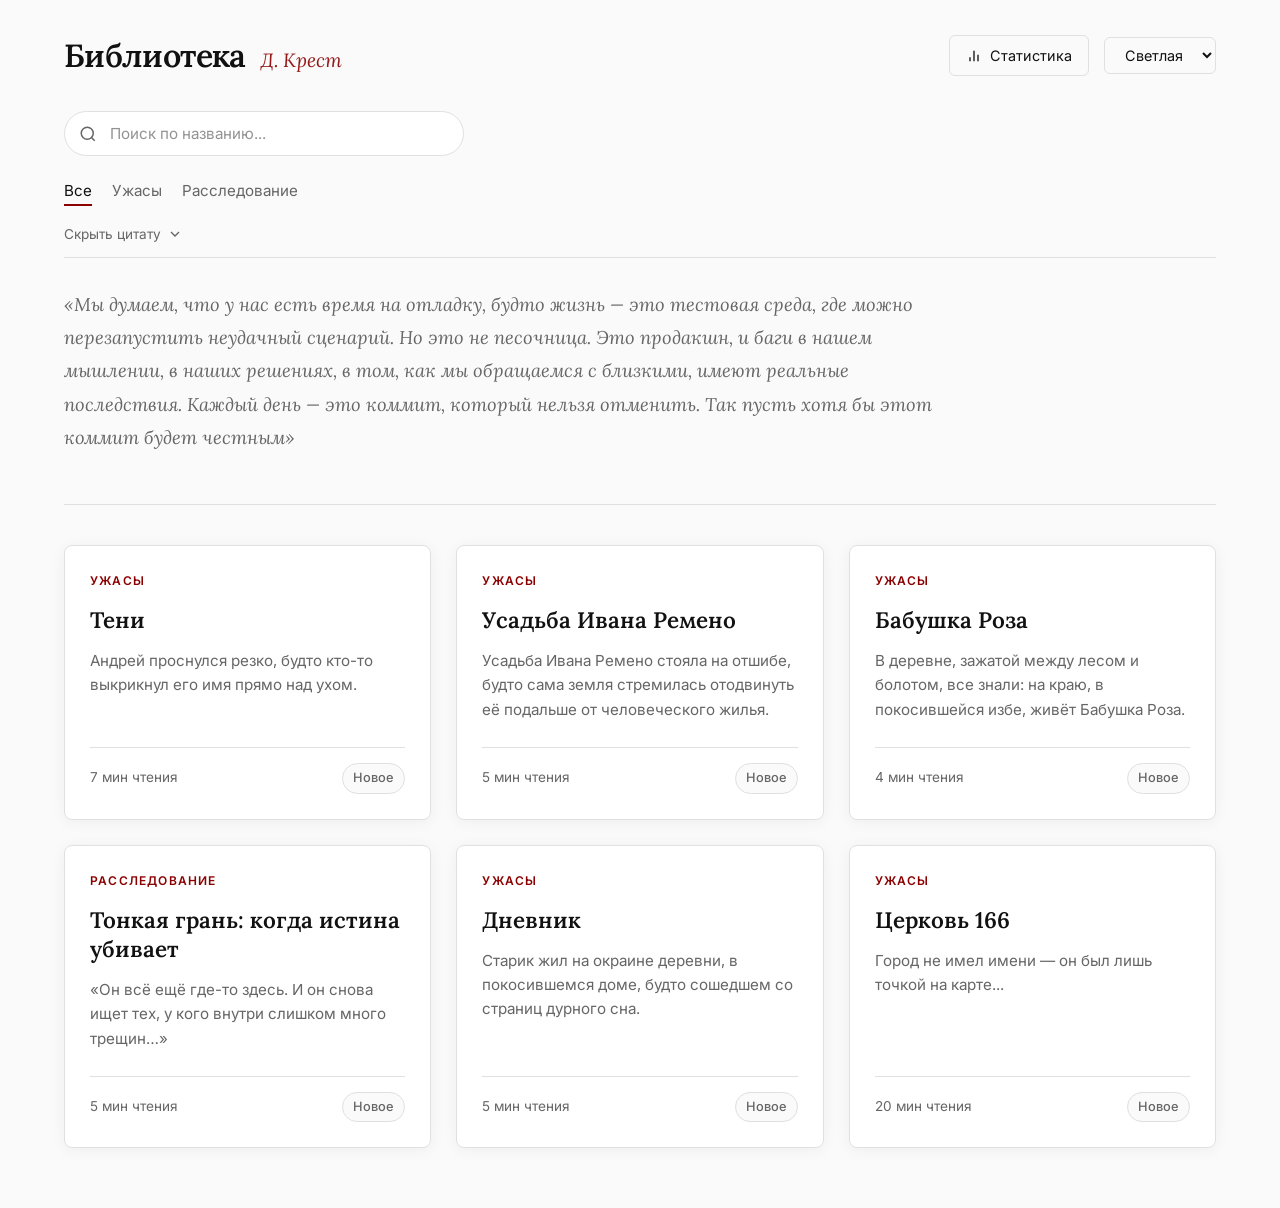
<file: index.html>
<!DOCTYPE html>
<html lang="ru">
<head>
    <meta charset="UTF-8">
    <meta name="viewport" content="width=device-width, initial-scale=1.0">
    <title>Библиотека — Д. Крест</title>
    
    <link rel="preconnect" href="https://fonts.googleapis.com">
    <link rel="preconnect" href="https://fonts.gstatic.com" crossorigin>
    <link href="https://fonts.googleapis.com/css2?family=Inter:wght@400;500;600;700&family=Lora:ital,wght@0,400;0,600;1,400&display=swap" rel="stylesheet">
    
    <link rel="stylesheet" href="style.css">
</head>
<body>
    <div class="container">
        <header>
            <div class="header-top">
                <div class="header-brand">
                    <h1>Библиотека</h1>
                    <span class="author-pseudonym">Д. Крест</span>
                    
                </div>
                <div class="header-controls">
                    <a href="stats.html" class="btn" style="text-decoration: none; display: flex; align-items: center; gap: 8px;">
                        <svg width="16" height="16" viewBox="0 0 24 24" fill="none" stroke="currentColor" stroke-width="2"><path d="M18 20V10"></path><path d="M12 20V4"></path><path d="M6 20v-6"></path></svg>
                        Статистика
                    </a>
                    <select id="theme-selector" class="btn">
                        <option value="light">Светлая</option>
                        <option value="dark">Темная</option>
                        <option value="sepia">Сепия</option>
                    </select>
                </div>
            </div>
            
            <div class="search-wrapper">
                <svg width="18" height="18" viewBox="0 0 24 24" fill="none" stroke="currentColor" stroke-width="2"><circle cx="11" cy="11" r="8"></circle><line x1="21" y1="21" x2="16.65" y2="16.65"></line></svg>
                <input type="text" id="search-input" placeholder="Поиск по названию...">
            </div>

            <nav class="filters" id="filters-container"></nav>

            <div class="hero-quote-wrapper">
                <button id="toggle-quote-btn" class="toggle-quote-btn">
                    <span id="quote-toggle-text">Скрыть цитату</span>
                    <svg width="16" height="16" viewBox="0 0 24 24" fill="none" stroke="currentColor" stroke-width="2" class="quote-chevron"><polyline points="6 9 12 15 18 9"></polyline></svg>
                </button>
                <div class="hero-quote" id="hero-quote">
                    <p>«Мы думаем, что у нас есть время на отладку, будто жизнь — это тестовая среда, где можно перезапустить неудачный сценарий. Но это не песочница. Это продакшн, и баги в нашем мышлении, в наших решениях, в том, как мы обращаемся с близкими, имеют реальные последствия. Каждый день — это коммит, который нельзя отменить. Так пусть хотя бы этот коммит будет честным»</p>
                </div>
            </div>
        </header>

        <!-- ВАЖНО: Именно сюда скрипт вставляет карточки. ID должен быть именно stories-grid -->
        <main class="grid" id="stories-grid"></main>
    </div>

    <!-- Кнопка наверх -->
    <button id="scroll-to-top-btn" class="scroll-top-btn" title="Вернуться наверх">
        <svg width="20" height="20" viewBox="0 0 24 24" fill="none" stroke="currentColor" stroke-width="2.5" stroke-linecap="round" stroke-linejoin="round"><polyline points="18 15 12 9 6 15"></polyline></svg>
    </button>

    <!-- ВАЖНО: Скрипты должны подключаться именно в таком порядке и именно перед закрытием body -->
    <script src="data.js"></script>
    <script src="app.js"></script>
</body>
</html>
</file>
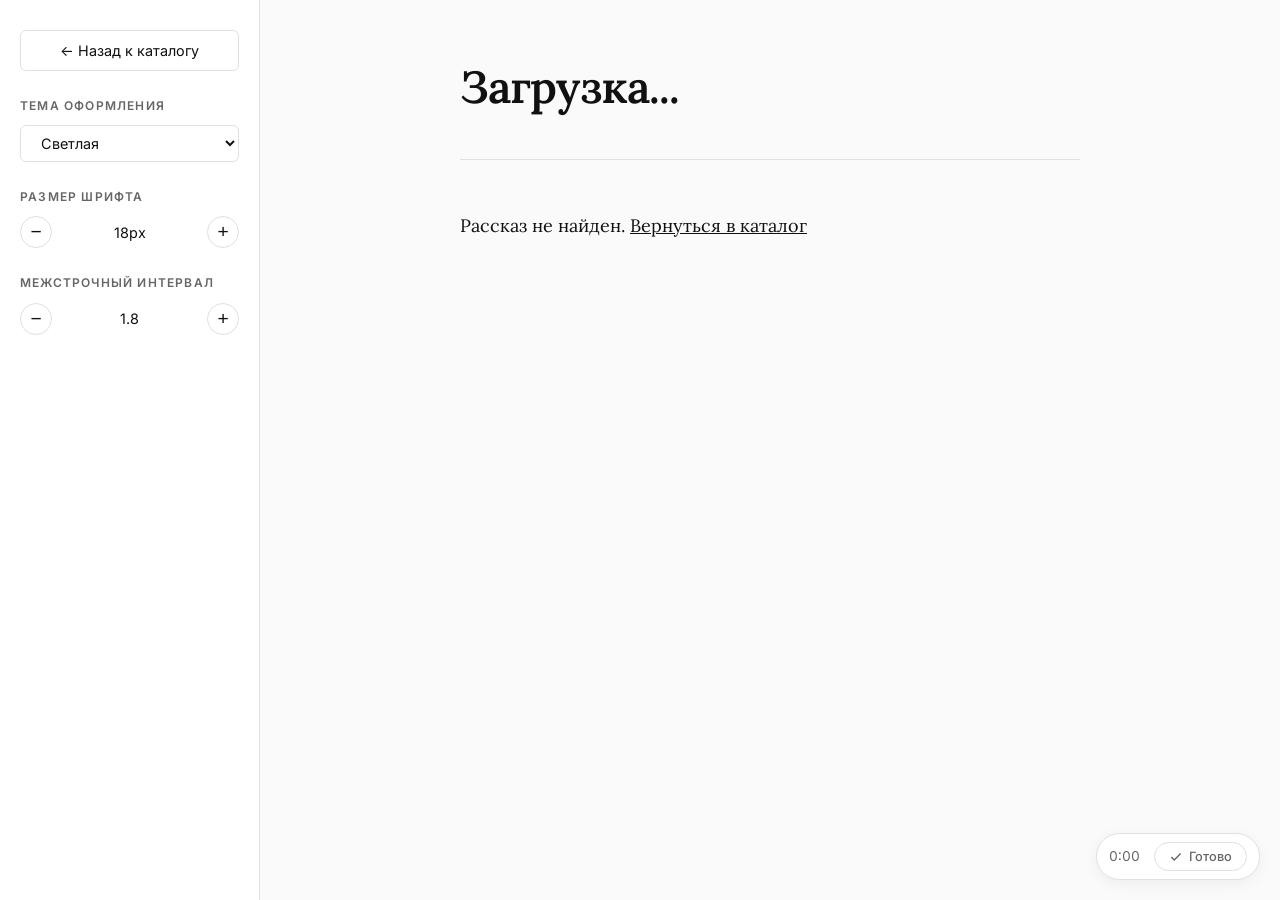
<file: reader.html>
<!DOCTYPE html>
<html lang="ru">
<head>
    <meta charset="UTF-8">
    <meta name="viewport" content="width=device-width, initial-scale=1.0">
    <title>Чтение — Портфолио рассказов</title>
    
    <link rel="preconnect" href="https://fonts.googleapis.com">
    <link rel="preconnect" href="https://fonts.gstatic.com" crossorigin>
    <link href="https://fonts.googleapis.com/css2?family=Inter:wght@400;500;600;700&family=Lora:ital,wght@0,400;0,600;1,400&display=swap" rel="stylesheet">
    
    <link rel="stylesheet" href="style.css">
</head>
<body>
    <!-- Полоска прогресса чтения (в самом верху) -->
    <div id="reading-progress-bar"></div>

    <div class="reader-layout">
        <!-- Боковая панель настроек -->
        <aside class="reader-sidebar">
            <a href="index.html" class="btn" style="text-decoration: none; text-align: center;">← Назад к каталогу</a>
            
            <div class="setting-group">
                <div class="setting-label">Тема оформления</div>
                <select id="reader-theme" class="btn" style="width: 100%;">
                    <option value="light">Светлая</option>
                    <option value="dark">Темная</option>
                    <option value="sepia">Сепия</option>
                </select>
            </div>

            <div class="setting-group">
                <div class="setting-label">Размер шрифта</div>
                <div class="control-row">
                    <button class="btn-circle" id="font-decrease">−</button>
                    <span id="font-size-value" class="control-value">18px</span>
                    <button class="btn-circle" id="font-increase">+</button>
                </div>
            </div>

            <div class="setting-group">
                <div class="setting-label">Межстрочный интервал</div>
                <div class="control-row">
                    <button class="btn-circle" id="line-decrease">−</button>
                    <span id="line-height-value" class="control-value">1.8</span>
                    <button class="btn-circle" id="line-increase">+</button>
                </div>
            </div>
        </aside>

        <!-- Область текста -->
        <main class="reader-content">
            <h1 class="reader-title" id="r-title">Загрузка...</h1>
            <div class="reader-meta" id="r-meta"></div>
            <div class="reader-text" id="r-body"></div>
        </main>
    </div>

    <!-- ТАЙМЕР И КНОПКА: Обязательно лежат прямо внутри <body>, вне других контейнеров! -->
    <div id="finish-read-container">
        <span id="timer-display" class="timer-text">0:00</span>
        <button id="btn-finish-read">
            <svg width="14" height="14" viewBox="0 0 24 24" fill="none" stroke="currentColor" stroke-width="2.5"><polyline points="20 6 9 17 4 12"></polyline></svg>
            Готово
        </button>
    </div>

    <script src="data.js"></script>
    <script src="reader.js"></script>
</body>
</html>
</file>
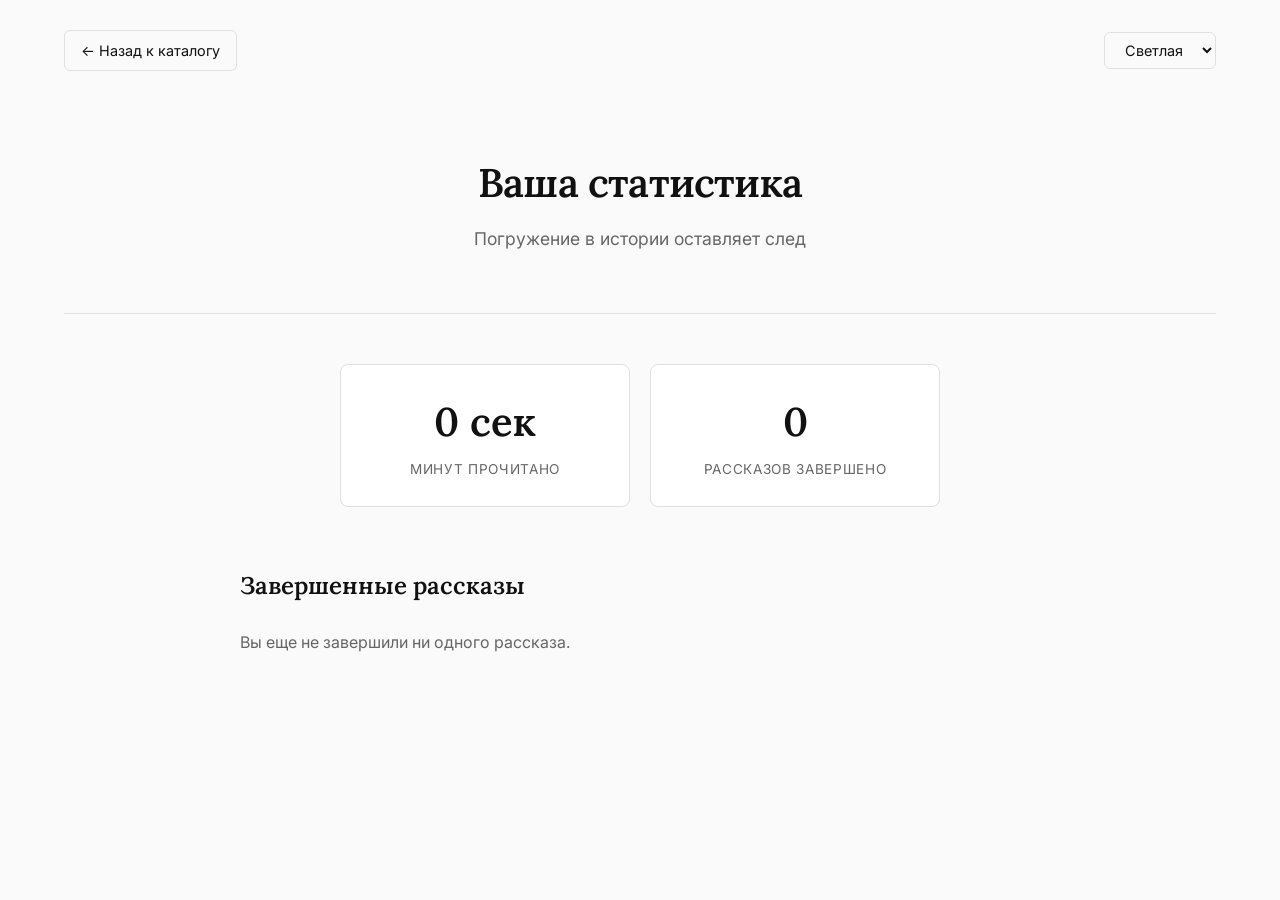
<file: stats.html>
<!DOCTYPE html>
<html lang="ru">
<head>
    <meta charset="UTF-8">
    <meta name="viewport" content="width=device-width, initial-scale=1.0">
    <title>Статистика — Портфолио рассказов</title>
    
    <link rel="preconnect" href="https://fonts.googleapis.com">
    <link rel="preconnect" href="https://fonts.gstatic.com" crossorigin>
    <link href="https://fonts.googleapis.com/css2?family=Inter:wght@400;500;600;700&family=Lora:ital,wght@0,400;0,600;1,400&display=swap" rel="stylesheet">
    
    <link rel="stylesheet" href="style.css">
</head>
<body>
    <div class="container">
        <header class="stats-header">
            <div class="header-top" style="margin-bottom: 0;">
                <a href="index.html" class="btn" style="text-decoration: none;">← Назад к каталогу</a>
                <div class="header-controls">
                    <select id="theme-selector-stats" class="btn">
                        <option value="light">Светлая</option>
                        <option value="dark">Темная</option>
                        <option value="sepia">Сепия</option>
                    </select>
                </div>
            </div>
        </header>

        <section class="stats-hero">
            <h1>Ваша статистика</h1>
            <p>Погружение в истории оставляет след</p>
        </section>

        <!-- Оставили только две главные метрики -->
        <div class="metrics-grid metrics-grid-minimal">
            <div class="metric-card">
                <div class="metric-val" id="total-time">0</div>
                <div class="metric-label">Минут прочитано</div>
            </div>
            <div class="metric-card">
                <div class="metric-val" id="total-stories">0</div>
                <div class="metric-label">Рассказов завершено</div>
            </div>
        </div>

        <!-- Список прочитанного -->
        <div class="section-container">
            <h2 class="section-title">Завершенные рассказы</h2>
            <div id="finished-list"></div>
        </div>
    </div>
    <!-- Кнопка наверх -->
    <button id="scroll-to-top-btn" class="scroll-top-btn" title="Вернуться наверх">
        <svg width="20" height="20" viewBox="0 0 24 24" fill="none" stroke="currentColor" stroke-width="2.5" stroke-linecap="round" stroke-linejoin="round"><polyline points="18 15 12 9 6 15"></polyline></svg>
    </button>
    <script src="data.js"></script>
    <script src="stats.js"></script>
</body>
</html>
</file>
<file: style.css>
/* =========================================
   НАСТРОЙКИ ТЕМ (ПЕРЕМЕННЫЕ)
   ========================================= */
:root {
    --bg-primary: #FAFAFA;
    --bg-secondary: #FFFFFF;
    --text-primary: #111111;
    --text-secondary: #666666;
    --accent-color: #8B0000;
    --border-color: #E0E0E0;
    --card-shadow: 0 2px 15px rgba(0, 0, 0, 0.05);
    --transition-speed: 0.3s;
    --font-serif: 'Lora', serif;
    --font-sans: 'Inter', sans-serif;
    --reader-font-size: 18px;
    --reader-line-height: 1.8;
}

[data-theme="dark"] {
    --bg-primary: #121212;
    --bg-secondary: #1E1E1E;
    --text-primary: #E0E0E0;
    --text-secondary: #999999;
    --accent-color: #D4AF37;
    --border-color: #333333;
    --card-shadow: 0 2px 15px rgba(0, 0, 0, 0.3);
}

[data-theme="sepia"] {
    --bg-primary: #F4ECD8;
    --bg-secondary: #FAF6EB;
    --text-primary: #3E2C1C;
    --text-secondary: #6B5744;
    --accent-color: #8B4513;
    --border-color: #D5C4A1;
    --card-shadow: 0 2px 15px rgba(62, 44, 28, 0.1);
}

/* =========================================
   БАЗОВЫЕ СТИЛИ
   ========================================= */
* { margin: 0; padding: 0; box-sizing: border-box; }

body {
    font-family: var(--font-sans);
    background-color: var(--bg-primary);
    color: var(--text-primary);
    line-height: 1.6;
    -webkit-font-smoothing: antialiased;
    transition: background-color var(--transition-speed) ease, color var(--transition-speed) ease;
}

a { color: inherit; }
.container { max-width: 1200px; margin: 0 auto; padding: 0 24px; }

/* =========================================
   ШАПКА, БРЕНДИНГ И ПОИСК
   ========================================= */
header {
    padding: 30px 0 20px;
    border-bottom: 1px solid var(--border-color);
    margin-bottom: 40px;
    transition: border-color var(--transition-speed) ease;
}

.stats-header { border-bottom: none; margin-bottom: 0; }

.header-top {
    display: flex;
    justify-content: space-between;
    align-items: center;
    margin-bottom: 30px;
    flex-wrap: wrap;
    gap: 20px;
}

.header-brand { display: flex; align-items: baseline; gap: 15px; }

h1 {
    font-family: var(--font-serif);
    font-size: 2rem;
    font-weight: 600;
    color: var(--text-primary);
    letter-spacing: -0.02em;
}

.author-pseudonym {
    font-family: var(--font-serif);
    font-size: 1.2rem;
    font-style: italic;
    color: var(--accent-color);
    font-weight: 400;
    opacity: 0.9;
}

.header-controls { display: flex; gap: 15px; align-items: center; }

.btn {
    background: transparent; border: 1px solid var(--border-color); color: var(--text-primary);
    padding: 8px 16px; border-radius: 6px; cursor: pointer; font-family: var(--font-sans); font-size: 0.9rem;
    transition: all 0.2s ease;
}
.btn:hover { border-color: var(--accent-color); color: var(--accent-color); }

/* Поиск */
.search-wrapper {
    position: relative;
    margin-bottom: 25px;
    max-width: 400px;
}

.search-wrapper svg {
    position: absolute; left: 15px; top: 50%; transform: translateY(-50%);
    color: var(--text-secondary); pointer-events: none;
}

#search-input {
    width: 100%; padding: 12px 15px 12px 45px;
    font-family: var(--font-sans); font-size: 0.95rem;
    background: var(--bg-secondary); border: 1px solid var(--border-color);
    border-radius: 50px; color: var(--text-primary); outline: none;
    transition: all 0.2s ease;
}

#search-input:focus {
    border-color: var(--accent-color);
    box-shadow: 0 0 0 3px rgba(139, 0, 0, 0.1);
}

#search-input::placeholder { color: var(--text-secondary); opacity: 0.7; }

/* Фильтры */
.filters { display: flex; gap: 20px; flex-wrap: wrap; margin-bottom: 10px; }

.filter-btn {
    font-family: var(--font-sans); background: none; border: none; color: var(--text-secondary);
    cursor: pointer; font-size: 0.95rem; padding-bottom: 4px;
    border-bottom: 2px solid transparent; transition: all 0.2s ease;
}
.filter-btn.active { color: var(--text-primary); border-bottom-color: var(--accent-color); }
.filter-btn:hover { color: var(--text-primary); }

/* Цитата и ее скрытие */
.hero-quote-wrapper { margin-top: 20px; }

.toggle-quote-btn {
    background: none; border: none; color: var(--text-secondary); cursor: pointer;
    font-family: var(--font-sans); font-size: 0.85rem; display: flex; align-items: center; gap: 6px;
    padding: 0; margin-bottom: 15px; transition: color 0.2s ease;
}
.toggle-quote-btn:hover { color: var(--text-primary); }

.quote-chevron { transition: transform 0.3s ease; }

.hero-quote {
    border-top: 1px solid var(--border-color);
    padding: 30px 0;
    overflow: hidden; /* Гарантирует, что текст не вылезет за края при сворачивании */
    transition: max-height 0.5s cubic-bezier(0.4, 0, 0.2, 1), 
                opacity 0.4s ease, 
                padding 0.4s ease;
    max-height: 500px; 
}

.hero-quote.collapsed { 
    opacity: 0;
    padding-top: 0;
    padding-bottom: 0;
    border-top: none; }

.hero-quote p {
    font-family: var(--font-serif); font-size: 1.15rem; line-height: 1.8;
    color: var(--text-secondary); font-style: italic; max-width: 900px;
}

/* =========================================
   КАРТОЧКИ КАТАЛОГА
   ========================================= */
.grid {
    display: grid; grid-template-columns: repeat(auto-fill, minmax(300px, 1fr));
    gap: 25px; padding-bottom: 60px;
}

.card {
    background-color: var(--bg-secondary); border: 1px solid var(--border-color); border-radius: 8px;
    padding: 25px; box-shadow: var(--card-shadow); display: flex; flex-direction: column;
    cursor: pointer; position: relative; opacity: 0; animation: cardEntrance 0.4s ease-out forwards;
    transition: transform 0.2s ease, box-shadow 0.2s ease, background-color var(--transition-speed) ease, border-color var(--transition-speed) ease;
}
.card:hover { transform: translateY(-4px); box-shadow: 0 8px 25px rgba(0, 0, 0, 0.08); }

.card-genre { font-size: 0.75rem; text-transform: uppercase; letter-spacing: 0.1em; color: var(--accent-color); margin-bottom: 15px; font-weight: 600; }
.card-title { font-family: var(--font-serif); font-size: 1.4rem; font-weight: 600; margin-bottom: 15px; line-height: 1.3; color: var(--text-primary); }
.card-excerpt { color: var(--text-secondary); font-size: 0.95rem; margin-bottom: 25px; flex-grow: 1; display: -webkit-box; -webkit-line-clamp: 3; -webkit-box-orient: vertical; overflow: hidden; }

.card-footer { display: flex; justify-content: space-between; align-items: center; font-size: 0.85rem; color: var(--text-secondary); border-top: 1px solid var(--border-color); padding-top: 15px; }

.status-badge { font-size: 0.8rem; padding: 4px 10px; border-radius: 20px; background: var(--bg-primary); border: 1px solid var(--border-color); font-weight: 500; }
.status-badge.read { color: #2E7D32; border-color: #2E7D32; }
.status-badge.progress { color: #E65100; border-color: #E65100; }

@keyframes cardEntrance { from { opacity: 0; transform: translateY(20px); } to { opacity: 1; transform: translateY(0); } }
.card-exit { opacity: 0 !important; transform: scale(0.95) !important; transition: all 0.3s ease-in !important; pointer-events: none; }

/* =========================================
   КНОПКА "НАВЕРХ"
   ========================================= */
.scroll-top-btn {
    position: fixed; bottom: 30px; right: 30px; width: 45px; height: 45px; border-radius: 50%;
    background-color: var(--bg-secondary); border: 1px solid var(--border-color); color: var(--text-primary);
    cursor: pointer; display: flex; align-items: center; justify-content: center; z-index: 99;
    opacity: 0; visibility: hidden; transform: translateY(10px); transition: all 0.3s ease;
    box-shadow: 0 4px 12px rgba(0,0,0,0.05);
}
.scroll-top-btn.visible { opacity: 1; visibility: visible; transform: translateY(0); }
.scroll-top-btn:hover { border-color: var(--accent-color); color: var(--accent-color); transform: translateY(-2px); box-shadow: 0 6px 20px rgba(0,0,0,0.08); }

/* =========================================
   СТИЛИ ЧИТАЛКИ (READER)
   ========================================= */
#reading-progress-bar { position: fixed; top: 0; left: 0; width: 0%; height: 3px; background: var(--accent-color); z-index: 9999; transition: width 0.3s ease; }
.reader-layout { display: flex; min-height: 100vh; }

.reader-sidebar {
    width: 260px; background: var(--bg-secondary); border-right: 1px solid var(--border-color);
    padding: 30px 20px; display: flex; flex-direction: column; gap: 25px;
    position: sticky; top: 0; height: 100vh; transition: background-color var(--transition-speed) ease, border-color var(--transition-speed) ease;
}

.reader-content { flex-grow: 1; max-width: 700px; margin: 0 auto; padding: 60px 40px 120px; }
.reader-title { font-family: var(--font-serif); font-size: 2.8rem; font-weight: 600; margin-bottom: 15px; line-height: 1.2; color: var(--text-primary); }
.reader-meta { color: var(--text-secondary); margin-bottom: 50px; font-size: 1rem; border-bottom: 1px solid var(--border-color); padding-bottom: 30px; }
.reader-text p { font-family: var(--font-serif); font-size: var(--reader-font-size); line-height: var(--reader-line-height); margin-bottom: 1.5em; color: var(--text-primary); text-align: justify; }

.setting-group { display: flex; flex-direction: column; gap: 10px; }
.setting-label { font-size: 0.75rem; text-transform: uppercase; letter-spacing: 0.1em; color: var(--text-secondary); font-weight: 600; }
.control-row { display: flex; align-items: center; justify-content: space-between; }
.control-value { font-size: 0.9rem; color: var(--text-primary); min-width: 40px; text-align: center; }

.btn-circle {
    width: 32px; height: 32px; border-radius: 50%; border: 1px solid var(--border-color);
    background: transparent; color: var(--text-primary); font-size: 1.2rem; cursor: pointer;
    display: flex; align-items: center; justify-content: center; transition: all 0.2s ease;
}
.btn-circle:hover { border-color: var(--accent-color); color: var(--accent-color); }

.pagination-wrapper { display: flex; align-items: center; gap: 20px; margin-top: 20px; }
.page-btn { background: var(--bg-secondary); border: 1px solid var(--border-color); color: var(--text-primary); width: 48px; height: 48px; border-radius: 50%; cursor: pointer; display: flex; align-items: center; justify-content: center; flex-shrink: 0; transition: all 0.2s ease; }
.page-btn:hover:not(.disabled) { border-color: var(--accent-color); color: var(--accent-color); }
.page-btn.disabled { opacity: 0.3; pointer-events: none; cursor: default; }

.pages-viewport { overflow: hidden; width: 100%; }
.pages-track { display: flex; transition: transform 0.4s cubic-bezier(0.25, 0.46, 0.45, 0.94); }
.single-page { min-width: 100%; box-sizing: border-box; }
.page-indicator { text-align: center; margin-top: 30px; color: var(--text-secondary); font-size: 0.9rem; font-family: var(--font-sans); }

#finish-read-container { position: fixed; bottom: 20px; right: 20px; z-index: 1000; display: flex; align-items: center; gap: 10px; padding: 8px 12px; background-color: var(--bg-secondary); border: 1px solid var(--border-color); border-radius: 30px; box-shadow: 0 4px 15px rgba(0,0,0,0.05); transition: all 0.4s ease; }
.timer-text { font-family: var(--font-sans); font-size: 0.85rem; color: var(--text-secondary); font-variant-numeric: tabular-nums; min-width: 35px; }

#btn-finish-read { padding: 6px 14px; font-size: 0.8rem; font-family: var(--font-sans); font-weight: 500; border-radius: 20px; border: 1px solid var(--border-color); background: transparent; color: var(--text-secondary); cursor: pointer; display: flex; align-items: center; gap: 6px; transition: all 0.2s ease; }
#btn-finish-read:hover { background: var(--accent-color); color: #fff; border-color: var(--accent-color); }

/* =========================================
   СТИЛИ СТАТИСТИКИ (STATS)
   ========================================= */
.stats-hero { text-align: center; padding: 60px 20px; border-bottom: 1px solid var(--border-color); margin-bottom: 50px; }
.stats-hero h1 { font-size: 2.5rem; margin-bottom: 10px; }
.stats-hero p { color: var(--text-secondary); font-size: 1.1rem; }

.big-number { font-family: var(--font-serif); font-size: 5rem; font-weight: 600; color: var(--accent-color); line-height: 1; margin: 30px 0 10px; }
.big-number-label { color: var(--text-secondary); font-size: 1rem; }

.metrics-grid { display: grid; grid-template-columns: repeat(auto-fit, minmax(200px, 1fr)); gap: 20px; margin-bottom: 60px; }
.metrics-grid-minimal { max-width: 600px; margin: 0 auto 60px; grid-template-columns: 1fr 1fr; }

.metric-card { background: var(--bg-secondary); border: 1px solid var(--border-color); border-radius: 8px; padding: 25px; text-align: center; transition: background-color var(--transition-speed) ease, border-color var(--transition-speed) ease; }
.metric-val { font-family: var(--font-serif); font-size: 2.5rem; font-weight: 600; color: var(--text-primary); margin-bottom: 5px; }
.metric-label { color: var(--text-secondary); font-size: 0.85rem; text-transform: uppercase; letter-spacing: 0.05em; }

.section-container { max-width: 800px; margin: 0 auto 50px; }
.section-title { font-family: var(--font-serif); font-size: 1.5rem; font-weight: 600; margin-bottom: 25px; color: var(--text-primary); }

.progress-item { margin-bottom: 20px; }
.progress-header { display: flex; justify-content: space-between; margin-bottom: 8px; font-size: 0.95rem; }
.progress-track { width: 100%; height: 6px; background: var(--border-color); border-radius: 3px; overflow: hidden; }
.progress-fill { height: 100%; background: var(--accent-color); border-radius: 3px; transition: width 1s ease-out; width: 0%; }

.finished-item { display: flex; justify-content: space-between; align-items: center; padding: 15px 0; border-bottom: 1px solid var(--border-color); }
.finished-item:last-child { border-bottom: none; }
.fi-title { font-family: var(--font-serif); font-size: 1.1rem; font-weight: 600; }
.fi-genre { color: var(--text-secondary); font-size: 0.85rem; margin-top: 4px; }
.fi-badge { color: #2E7D32; font-size: 0.85rem; display: flex; align-items: center; gap: 5px; font-weight: 500; }

/* =========================================
   АДАПТИВНОСТЬ
   ========================================= */
@media (max-width: 768px) {
    h1 { font-size: 1.8rem; }
    .header-brand { flex-direction: column; gap: 5px; }
    .search-wrapper { max-width: 100%; }
    .grid { grid-template-columns: 1fr; }
    
    .reader-layout { flex-direction: column; }
    .reader-sidebar { width: 100%; height: auto; position: relative; flex-direction: row; flex-wrap: wrap; padding: 20px; border-right: none; border-bottom: 1px solid var(--border-color); }
    .setting-group { min-width: 140px; flex: 1; }
    .reader-content { padding: 40px 20px 100px; }
    .reader-title { font-size: 2rem; }
    
    .pagination-wrapper { gap: 10px; }
    .page-btn { width: 40px; height: 40px; opacity: 0.7; }
    .page-btn:hover { opacity: 1; }
    
    #btn-finish-read { padding: 12px 20px; font-size: 0.9rem; }
    #finish-read-container { bottom: 20px; width: calc(100% - 40px); }
    
    .big-number { font-size: 3.5rem; }
    .hero-quote p { font-size: 1.05rem; }
    
    .scroll-top-btn { bottom: 20px; right: 20px; width: 40px; height: 40px; }
}
</file>
